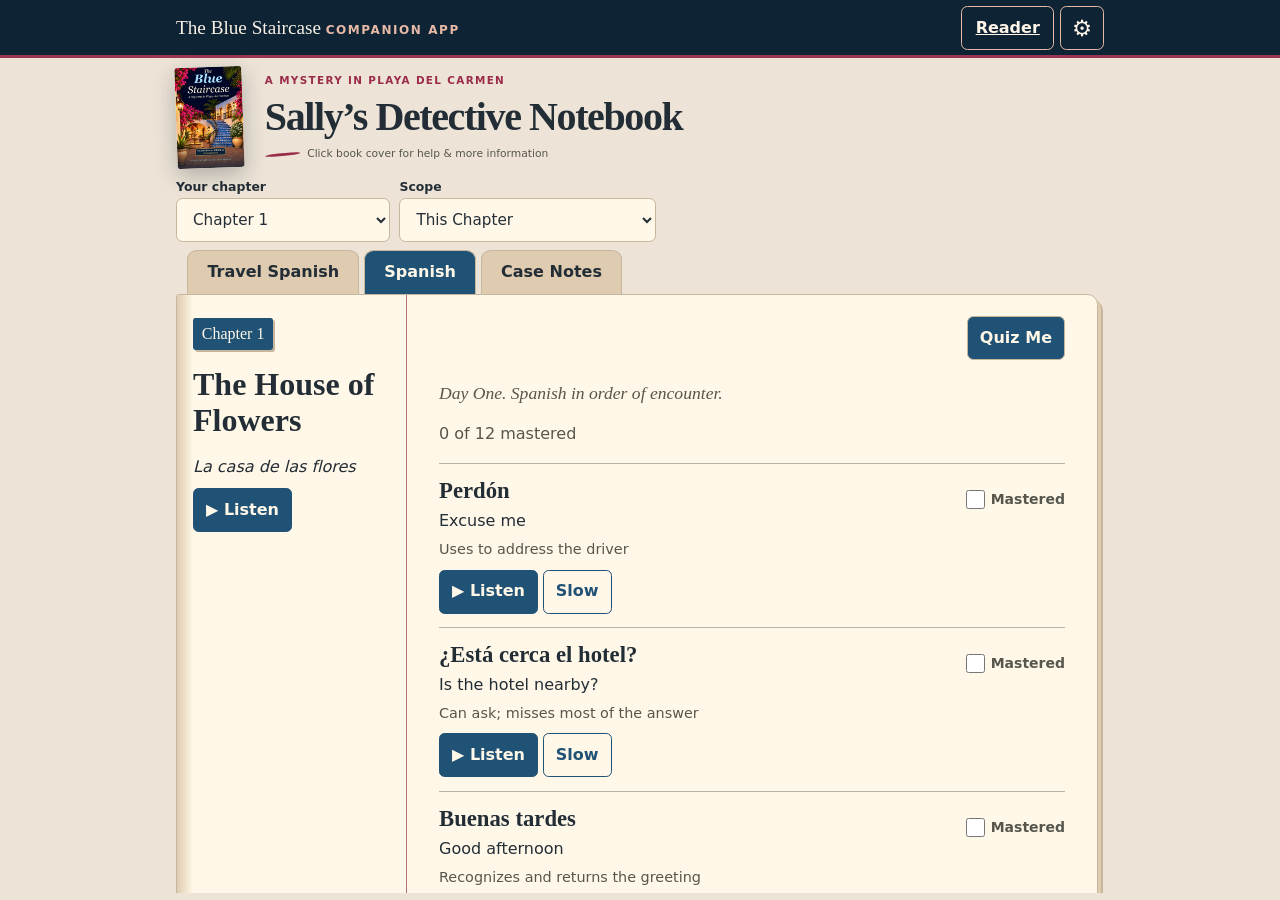
<file: index.html>
<!doctype html>
<html lang="en">
<head>
  <meta charset="utf-8">
  <meta name="viewport" content="width=device-width, initial-scale=1">
  <meta name="theme-color" content="#0e2435">
  <meta name="description" content="Follow Sally’s Detective Notebook, listen to Mexican Spanish, and track vocabulary mastery in The Blue Staircase Companion App.">
  <link rel="manifest" href="app.webmanifest">
  <link rel="icon" href="icon-192.png">
  <meta name="apple-mobile-web-app-title" content="TBS Companion">
  <link rel="apple-touch-icon" sizes="180x180" href="apple-touch-icon.png">
  <link rel="stylesheet" href="style.css">
  <title>The Blue Staircase Companion App</title>
  <script defer src="app.js"></script>
</head>
<body>
  <header class="masthead">
    <div class="shell brand">
      <div>The Blue Staircase <span>Companion App</span></div>
      <div class="header-actions">
        <a class="reader-link" href="reader.html">Reader</a>
        <button id="open-settings" type="button" aria-label="Settings" aria-haspopup="dialog">
          <span aria-hidden="true">⚙︎</span>
        </button>
      </div>
    </div>
  </header>
  <main id="notebook-view" class="shell">
    <section class="intro" aria-labelledby="title">
      <button class="cover-link" id="open-cover" type="button" aria-label="View book covers and help" aria-describedby="cover-help">
        <img src="assets/the-blue-staircase-front-cover.jpg" alt="" width="600" height="900">
      </button>
      <div>
        <p class="eyebrow">A Mystery in Playa del Carmen</p>
        <h1 id="title">Sally’s Detective Notebook</h1>
        <p id="cover-help" class="cover-help">Click book cover for help &amp; more information</p>
      </div>
    </section>
    <section class="notebook-options" aria-label="Notebook display options">
      <div class="chapter-picker">
        <label for="chapter">Your chapter</label>
        <select id="chapter" aria-describedby="selected-chapter-title" disabled></select>
        <p id="selected-chapter-title" class="visually-hidden"></p>
      </div>
      <div class="reference-options">
        <label>Scope
          <select id="scope">
            <option value="chapter">This Chapter</option>
            <option value="through">Through Chapter 1</option>
          </select>
        </label>
      </div>
    </section>
    <div class="notebook-group">
      <nav aria-label="Notebook sections">
        <button id="travelers" type="button" aria-pressed="false">Travel Spanish</button>
        <button id="spanish" type="button" aria-pressed="true">Spanish</button>
        <button id="case" type="button" aria-pressed="false">Case Notes</button>
      </nav>
      <div id="notebook-scroll" class="notebook-scroll" tabindex="0" role="region" aria-label="Notebook tab content">
        <p id="status" role="status">Opening notebook…</p>
        <p id="scope-evidence-note" hidden>Untranslated phrases are grouped at the end.</p>
        <section id="notebook" aria-label="Chapter notebook"></section>
      </div>
    </div>
    <div id="mastery-notice" class="mastery-notice" hidden>
      <div id="mastery-message" role="status"></div>
      <div id="mastery-action"></div>
    </div>
    <noscript>This notebook requires JavaScript.</noscript>
  </main>
  <main id="quiz-view" class="shell quiz-view" hidden>
    <button id="quiz-back" type="button">← Back to Notebook</button>
    <section id="quiz-panel" class="quiz-panel" aria-labelledby="quiz-title"></section>
    <p id="quiz-status" role="status"></p>
  </main>
  <dialog id="cover-viewer" aria-label="The Blue Staircase covers">
    <header class="cover-viewer-bar">
      <h2 id="cover-side" aria-live="polite">Front cover</h2>
      <button id="close-cover" type="button" autofocus>Close</button>
    </header>
    <div class="cover-viewer-image">
      <button id="flip-cover" class="cover-art" type="button" aria-label="Flip to back cover">
        <img id="viewer-cover" src="assets/the-blue-staircase-front-cover.jpg" alt="The Blue Staircase front cover" draggable="false">
        <span aria-hidden="true">Tap to flip</span>
      </button>
    </div>
    <div class="cover-viewer-actions">
      <button id="open-how-to" type="button">How to Use</button>
      <button id="copy-book-link" type="button">Copy Link</button>
      <button id="share-book-link" type="button" hidden>Share</button>
      <a id="book-repository" href="https://github.com/natsteff/the-blue-staircase-companion" target="_blank" rel="noopener">Open Repository</a>
    </div>
    <p id="cover-share-status" role="status"></p>
    <input id="manual-book-link" type="url" aria-label="Book and companion repository link" readonly hidden>
  </dialog>
  <dialog id="settings" class="app-dialog" aria-labelledby="settings-title">
    <header class="cover-viewer-bar">
      <h2 id="settings-title">Settings</h2>
      <button id="close-settings" type="button" autofocus>Close</button>
    </header>
    <div class="display-switches">
      <div>
        <p>Chapter vocabulary order</p>
        <button id="vocabulary-sort" class="display-switch" type="button" role="switch"
          aria-checked="false" aria-label="Sort vocabulary A–Z">
          <span aria-hidden="true">Story Order</span>
          <span aria-hidden="true">A–Z</span>
        </button>
      </div>
      <div>
        <p>Vocabulary display</p>
        <button id="hide-mastered" class="display-switch" type="button" role="switch"
          aria-checked="false" aria-label="Hide mastered vocabulary">
          <span aria-hidden="true">Show All</span>
          <span aria-hidden="true">Hide Mastered</span>
        </button>
      </div>
      <div>
        <p>Case Notes font</p>
        <button id="notes-font" class="display-switch" type="button" role="switch"
          aria-checked="false" aria-label="Use standard font for Case Notes">
          <span aria-hidden="true">Handwritten</span>
          <span aria-hidden="true">Standard Font</span>
        </button>
      </div>
    </div>
    <button id="settings-how-to" type="button">How to Use</button>
    <footer>
      <p class="app-version">Chapters 1–9 · Redevelopment Draft 05<br>TBS Companion App v__APP_VERSION__ · Build __BUILD_REVISION__</p>
    </footer>
  </dialog>
  <dialog id="how-to" class="app-dialog" aria-labelledby="how-to-title">
    <header class="cover-viewer-bar">
      <h2 id="how-to-title">How to Use</h2>
      <button id="close-how-to" type="button" autofocus>Close</button>
    </header>
    <p>Follow Sally’s case notes, listen to the Spanish she encounters, and practice the phrases you’ve mastered.</p>
    <p class="reading-options">Open <a href="reader.html">Reader</a> to read the book in the built-in e-reader. Tap underlined Spanish words and phrases to hear them as you go.
      Or <a href="__EPUB_DOWNLOAD__" download>download the EPUB</a> for Apple Books, Kindle, or another reading app and switch back here for audio and practice.</p>
    <footer>
      <p id="offline" role="status"></p>
      <p class="app-version">Chapters 1–9 · Redevelopment Draft 05<br>TBS Companion App v__APP_VERSION__ · Build __BUILD_REVISION__</p>
    </footer>
  </dialog>
</body>
</html>
</file>
<file: style.css>
:root {
  color-scheme: light dark;
  --ink: #142938;
  --muted: #4c5b64;
  --paper: #f8f4ec;
  --card: #fffcf6;
  --edge: #d9cdbf;
  --accent: #96284a;
  --blue: #184665;
  --navy: #0e2435;
  font-family: system-ui, sans-serif;
}
@media (prefers-color-scheme: dark) {
  :root {
    --ink: #f3e9de;
    --muted: #c6c4c2;
    --paper: #132632;
    --card: #1a303e;
    --edge: #52616b;
    --accent: #ff9db4;
    --blue: #a1d5fb;
  }
}
* { box-sizing: border-box; }
body {
  display: flex;
  flex-direction: column;
  height: 100vh;
  height: 100dvh;
  margin: 0;
  background: var(--paper);
  color: var(--ink);
  line-height: 1.55;
}
.visually-hidden {
  position: absolute;
  width: 1px;
  height: 1px;
  margin: -1px;
  overflow: hidden;
  clip-path: inset(50%);
  white-space: nowrap;
}
.shell { width: min(100% - 2rem, 58rem); margin-inline: auto; }
.masthead { flex: none; padding-top: env(safe-area-inset-top); background: var(--navy); color: #f8f0e4; border-bottom: 3px solid #9b3554; }
/* Keep the controls below iOS's top-edge blur in the installed app. */
@supports (-webkit-touch-callout: none) {
  @media (display-mode: standalone) and (orientation: portrait) and (max-width: 600px) {
    .masthead { padding-top: calc(env(safe-area-inset-top, 0px) + 36px); }
  }
}
.brand { padding-block: .35rem; font: 1.2rem Georgia, serif; display: flex; align-items: center; justify-content: space-between; gap: .6rem; }
.brand span, .eyebrow { font: 700 .75rem system-ui, sans-serif; letter-spacing: .13em; text-transform: uppercase; }
.brand span { color: #e6b8a6; }
.header-actions { display: flex; align-items: center; gap: .35rem; flex: none; }
.reader-link, #open-settings { flex: none; min-height: 44px; display: grid; place-items: center; padding: .35rem .85rem; border: 1px solid #e6b8a6; border-radius: .4rem; color: #fff5e8; font: 650 1rem system-ui, sans-serif; }
.reader-link:focus-visible, #open-settings:focus-visible { outline-color: #fff5e8; }
#open-settings { width: 44px; padding: 0; background: transparent; font-size: 1.4rem; }
#open-settings span { font: inherit; letter-spacing: 0; color: inherit; }


#how-to a { color: var(--blue); }
#notebook-view {
  flex: 1;
  min-height: 0;
  display: flex;
  flex-direction: column;
  padding-bottom: max(.45rem, env(safe-area-inset-bottom));
}
.intro {
  display: grid;
  grid-template-columns: auto minmax(0, 1fr);
  align-items: center;
  gap: clamp(.65rem, 3vw, 1.35rem);
  padding-block: .55rem;
}
.intro img { width: clamp(2.5rem, 11vw, 4.2rem); height: auto; border-radius: .2rem; box-shadow: 0 .45rem 1.4rem #07182145; }
.eyebrow { margin: 0; color: var(--accent); font-size: .65rem; }
h1, h2, h3 { font-family: Georgia, serif; line-height: 1.15; }
h1 { font-size: clamp(1.85rem, 6vw, 3.6rem); margin: .2em 0; letter-spacing: -.035em; }
h2 { font-size: clamp(1.55rem, 4vw, 2.3rem); margin: .5em 0; }
h3 { font-size: 1.3rem; }
.muted, footer { color: var(--muted); }
label { display: block; font-weight: 650; margin-bottom: .25rem; }
select, button, summary { min-height: 44px; font: inherit; color: inherit; }
button, select { background: var(--card); border: 1px solid var(--edge); border-radius: .4rem; padding: .45rem .75rem; }
button, summary, select { cursor: pointer; }
select { max-width: 100%; }
:focus-visible { outline: 3px solid var(--blue); outline-offset: 3px; }
nav { display: flex; gap: .6rem; padding-bottom: .8rem; border-bottom: 1px solid var(--edge); }
nav button { font-weight: 700; }
nav button[aria-pressed="true"] { background: var(--navy); color: #fff5e8; }
#status:empty { display: none; }
#status { color: var(--accent); }
.entries { list-style: none; padding: 0; display: grid; gap: .6rem; }
.entry, .case-notes { background: var(--card); border: 1px solid var(--edge); border-radius: .55rem; padding: .85rem 1rem; }
.entry { display: grid; grid-template-columns: 1fr auto; gap: .6rem 1rem; align-items: center; }
.entry strong { font: 700 1.25rem Georgia, serif; }
.entry p { margin: .2rem 0; }
.entry small { font-size: .9rem; color: var(--muted); }
.mastered strong { text-decoration: line-through var(--accent) 2px; }
.practicing strong { text-decoration: underline dotted var(--accent); text-underline-offset: .2em; }
.controls { display: flex; flex-wrap: wrap; gap: .55rem; align-items: center; }
.audio { color: var(--blue); font-weight: 650; }
.case-notes { margin-top: 1rem; }
blockquote { margin-inline: 0; border-inline-start: 3px solid var(--accent); padding-left: 1rem; }
footer { border-top: 1px solid var(--edge); margin-top: 1rem; padding-top: .65rem; }
.cover-link { display: block; border-radius: .2rem; }
.cover-link img { display: block; }
#title { font-size: clamp(1.35rem, 5.5vw, 2.5rem); }
.notebook-options {
  display: grid;
  grid-template-columns: minmax(0, 1fr) minmax(0, 1.2fr);
  gap: .4rem .6rem;
  width: min(100%, 30rem);
  margin-bottom: .5rem;
}
.notebook-options label { margin: 0; font-size: .78rem; }
.notebook-options select { display: block; width: 100%; margin-top: .15rem; font-size: .95rem; font-weight: 500; }
.notebook-group { display: flex; flex-direction: column; flex: 1; min-height: 0; }
.notebook-group nav { flex: none; }
.notebook-scroll {
  flex: 1;
  min-height: 0;
  overflow: auto;
  overscroll-behavior-y: contain;
  padding: 0 6px 6px 0;
}
.notebook-scroll:focus-visible { outline-offset: -3px; }
#scope-evidence-note[hidden] + #notebook { min-height: 100%; }
.entry[hidden] { display: none; }
.app-version { margin: 1rem 0 0; font-size: .8125rem; text-align: center; }
summary { padding-block: .65rem; font-weight: 650; }
@media (max-width: 540px) {
  .entry { grid-template-columns: 1fr; }
}

/* Field notebook */
:root {
  --ink: #232d36;
  --muted: #56564d;
  --paper: #ede4d7;
  --card: #fff7e7;
  --edge: #c7b69e;
  --accent: #9b2c49;
  --blue: #205275;
  --rule: #b7b5a7;
  --binding: #dfcbb0;
  --margin-rule: #b66f7c;
  font-family: "Avenir Next", "Trebuchet MS", system-ui, sans-serif;
}
@media (prefers-color-scheme: dark) {
  :root {
    --ink: #f5e8d1;
    --muted: #c5bdac;
    --paper: #11232f;
    --card: #203644;
    --edge: #67717a;
    --accent: #ff9cb4;
    --blue: #aad9ff;
    --rule: #637780;
    --binding: #182b39;
    --margin-rule: #bb7586;
  }
}
h1, h2, h3, .entry strong { font-family: "Baskerville", "Palatino Linotype", Georgia, serif; }
h1 { font-weight: 650; }
.brand { font-family: "Baskerville", Georgia, serif; }
.eyebrow { font-family: "Avenir Next", system-ui, sans-serif; }
.intro img { transform: rotate(-2deg); }
.cover-help {
  display: flex;
  align-items: center;
  gap: .45rem;
  margin: .2rem 0 0;
  color: var(--muted);
  font-size: .67rem;
  line-height: 1.2;
}
.cover-help::before {
  content: "";
  flex: 0 0 clamp(.85rem, 4vw, 2.2rem);
  height: 3px;
  background: var(--accent);
  border-radius: 80% 30% 65% 25%;
  transform: rotate(-4deg);
}
nav { gap: .3rem; padding: 0 0 0 .7rem; border: 0; }
nav button {
  border-radius: .6rem .6rem 0 0;
  border-bottom: 0;
  padding-inline: 1.2rem;
  background: var(--binding);
}
nav button[aria-pressed="true"] { background: #205275; color: #fff7e7; }
#notebook {
  display: grid;
  grid-template-columns: minmax(9rem, 1fr) minmax(0, 3fr);
  background: var(--card);
  border: 1px solid var(--edge);
  border-radius: .18rem .65rem .65rem .18rem;
  box-shadow: 3px 4px 0 var(--binding), 5px 6px 0 var(--edge);
  overflow: hidden;
}
#notebook.case-page {
  color-scheme: light;
  --ink: #232d36;
  --muted: #56564d;
  --card: #fff7e7;
  --edge: #c7b69e;
  --accent: #9b2c49;
  --blue: #205275;
  --rule: #b7b5a7;
  --binding: #dfcbb0;
  --margin-rule: #b66f7c;
  color: var(--ink);
}
.chapter-margin {
  padding: 1.45rem 1rem;
  border-inline-end: 1px solid var(--margin-rule);
  background: linear-gradient(90deg, var(--binding), transparent 1rem);
}
.chapter-number {
  display: inline-block;
  margin: 0;
  border-radius: .15rem;
  padding: .2rem .55rem;
  background: #205275;
  color: #fff7e7;
  font-family: Georgia, serif;
  box-shadow: 2px 2px 0 var(--edge);
}
.chapter-margin h2 { font-size: clamp(1.5rem, 3.1vw, 2rem); overflow-wrap: break-word; }
.chapter-page {
  padding: 1.3rem clamp(.85rem, 3vw, 2rem);
}
.chapter-intro {
  margin: 0;
  color: var(--muted);
  font: italic 1.1rem/1.45 "Baskerville", Georgia, serif;
}
.entries { gap: 0; margin: .7rem 0 0; }
.entry {
  display: grid;
  grid-template-columns: minmax(0, 1fr) auto;
  gap: .15rem .7rem;
  border: 0;
  border-top: 1px solid var(--rule);
  border-radius: 0;
  padding: .85rem 0;
  background: transparent;
  align-items: start;
}
.entry strong { font-size: 1.42rem; }
.entry-audio { grid-column: 1 / -1; margin-top: .35rem; }
.mastery {
  display: flex;
  align-items: center;
  justify-content: flex-start;
  min-height: 44px;
  gap: .35rem;
  margin: 0;
  color: var(--muted);
  cursor: pointer;
  font-size: .875rem;
}
.mastery input { inline-size: 1.2rem; block-size: 1.2rem; margin: 0; accent-color: var(--accent); }
.mastered .mastery { color: var(--accent); }
.mastered strong { text-decoration: none; }
.playback { display: inline-flex; flex-wrap: wrap; gap: .3rem; }
.audio {
  background: #205275;
  color: #fff7e7;
  border-color: #205275;
  border-radius: .35rem;
}
.audio.slow { background: transparent; color: var(--blue); border-color: var(--blue); }
.display-switches { display: grid; gap: .75rem; margin-block: .85rem; }
.display-switches p { margin: 0 0 .25rem; font-weight: 650; font-size: .9rem; }
.display-switch {
  position: relative;
  isolation: isolate;
  display: inline-grid;
  grid-template-columns: repeat(2, minmax(0, 1fr));
  align-items: center;
  min-width: 0;
  width: 100%;
  padding: .22rem;
  border-radius: 999px;
  background: var(--binding);
  font-size: clamp(.72rem, 3.2vw, .825rem);
  line-height: 1.15;
}
.display-switch::before {
  content: "";
  position: absolute;
  z-index: -1;
  inset: .22rem auto .22rem .22rem;
  width: calc(50% - .22rem);
  border-radius: inherit;
  background: #205275;
  transition: transform .18s ease;
}
.display-switch[aria-checked="true"]::before { transform: translateX(100%); }
.display-switch span { padding: .15rem .1rem; text-align: center; }
.display-switch[aria-checked="false"] span:first-child,
.display-switch[aria-checked="true"] span:last-child { color: #fff7e7; }
@media (prefers-reduced-motion: reduce) {
  .display-switch::before { transition: none; }
}
.evidence-audio { margin-top: 1.5rem; }
.evidence-audio h3 {
  margin: 0;
  padding: .6rem .75rem;
  background: var(--binding);
  border-inline-start: 3px solid var(--accent);
  border-radius: .2rem;
  color: var(--ink);
}
.evidence-audio .entries { margin-top: 0; }
.evidence-audio .entry { padding-inline: .75rem; }

/* Sally's handwritten case pages */
.case-notes {
  --line-height: 2rem;
  --rule-offset: 0.32rem;
  --gutter: clamp(1.25rem, 4vw, 2.4rem);
  --ruling: color-mix(in srgb, var(--blue) 25%, transparent);
  padding: 0 .6rem var(--line-height) var(--gutter);
  border: 0;
  border-radius: .15rem;
  background:
    linear-gradient(var(--margin-rule), var(--margin-rule))
      calc(var(--gutter) - .65rem) 0 / 1px 100% no-repeat,
    repeating-linear-gradient(to bottom,
      transparent 0 calc(var(--line-height) - var(--rule-offset) - 1px),
      var(--ruling) calc(var(--line-height) - var(--rule-offset) - 1px)
        calc(var(--line-height) - var(--rule-offset)),
      transparent calc(var(--line-height) - var(--rule-offset)) var(--line-height));
  font: 1.22rem/var(--line-height) "Bradley Hand", "Segoe Print", "Chalkboard SE", cursive;
  overflow-wrap: anywhere;
}
.standard-notes .case-notes {
  font-family: "Avenir Next", "Trebuchet MS", system-ui, sans-serif;
  font-size: 1rem;
}
.case-notes > :is(p, ol, ul, blockquote) { margin: 0 0 var(--line-height); }
.case-notes ol, .case-notes ul { padding-inline-start: 1.35em; }
.case-notes h3 {
  margin: 0;
  color: var(--blue);
  font: inherit;
  font-weight: 700;
  text-decoration: underline;
  text-decoration-color: var(--margin-rule);
  text-underline-offset: .25em;
}
.case-notes .evidence {
  background: var(--binding);
  /* A full line of vertical padding keeps the text below the slip on the grid. */
  padding: calc(var(--line-height) / 2) .85rem;
  border-inline-start: 3px solid var(--accent);
  border-radius: 0 .2rem .2rem 0;
  box-shadow: 1px 2px 0 var(--edge);
}
.case-notes blockquote p { margin: 0; }
@media (max-width: 620px) {
  #notebook { grid-template-columns: minmax(0, 1fr); }
  .chapter-margin {
    padding: .9rem 1rem .7rem;
    border-inline-end: 0;
    border-bottom: 1px solid var(--margin-rule);
    background: none;
  }
  .chapter-margin h2 { margin-bottom: 0; }
}

#scope-evidence-note { margin: .2rem 0 .4rem; color: var(--muted); font-size: .8rem; }
[hidden] { display: none !important; }
#notebook.travelers-page { grid-template-columns: minmax(0, 1fr); }
.traveler-grammar { margin: .7rem 0; }
.vocabulary-group-heading {
  margin: 1.5rem 0 .5rem;
  padding-block-start: .65rem;
  border-block-start: 3px solid var(--accent);
  color: var(--accent);
}
.entry-chapters { color: var(--muted); font-size: .875rem; }
@media (max-width: 540px) {
  .brand { line-height: 1.08; }
  .brand .reader-link { padding-inline: .6rem; }
  .brand > div > span { display: block; margin-top: .2rem; font-size: .62rem; }
  nav {
    display: grid;
    grid-template-columns: repeat(3, minmax(0, 1fr));
    padding-inline-start: 0;
  }
  nav button {
    min-height: 44px;
    padding-inline: .25rem;
    font-size: .9rem;
    line-height: 1.2;
    overflow-wrap: anywhere;
  }
}

.mastery-notice {
  position: fixed;
  z-index: 10;
  inset-inline: 0;
  bottom: calc(.75rem + env(safe-area-inset-bottom));
  width: min(100% - 1.5rem, 30rem);
  margin-inline: auto;
  display: flex;
  align-items: center;
  justify-content: space-between;
  gap: .75rem;
  padding: .75rem;
  background: #ffe2a3;
  color: #382712;
  border: 1px solid #c49540;
  border-radius: .6rem;
  box-shadow: 0 .3rem 1rem #0004;
  line-height: 1.35;
  overflow-wrap: anywhere;
}
#mastery-message span { display: block; margin-top: .2rem; }
#mastery-message { min-width: 0; }
#mastery-action { flex: 0 0 auto; }
#mastery-action button {
  min-height: 44px;
  white-space: nowrap;
  background: #382712;
  border-color: #382712;
  color: #ffe2a3;
  font-weight: 700;
}
@media (prefers-reduced-motion: no-preference) {
  .mastery-notice { animation: mastery-notice-in .18s ease-out; }
  @keyframes mastery-notice-in {
    from { opacity: 0; transform: translateY(.25rem); }
  }
}

.quiz-launch { display: flex; align-items: start; gap: .75rem; margin-block: 0 1rem; }
.quiz-launch h2 { margin: 0; }
.quiz-launch button { margin-inline-start: auto; flex: none; white-space: nowrap; }
#notebook.spanish-page > .quiz-launch {
  grid-column: 2;
  grid-row: 1;
  margin: 0;
  padding: 1.3rem clamp(.85rem, 3vw, 2rem) 0;
}
#notebook.spanish-page > .chapter-margin { grid-column: 1; grid-row: 1 / span 2; }
#notebook.spanish-page > .chapter-page { grid-column: 2; grid-row: 2; }
@media (max-width: 620px) {
  #notebook.spanish-page > .quiz-launch,
  #notebook.spanish-page > .chapter-margin { grid-column: 1; grid-row: 1; }
  #notebook.spanish-page > .quiz-launch {
    justify-self: end;
    align-self: start;
    z-index: 1;
    padding: .9rem 1rem 0 0;
  }
  #notebook.spanish-page .chapter-number { margin-inline-end: 7rem; }
  #notebook.spanish-page > .chapter-page { grid-column: 1; }
}
.quiz-setting { display: grid; gap: .35rem; margin-block: 1rem; }
#quiz-me { background: #205275; color: #fff7e7; font-weight: 700; }
.quiz-view { flex: 1; min-height: 0; max-width: 38rem; overflow: auto; padding-block: 1rem 2rem; }
.quiz-panel {
  margin-top: 1rem;
  padding: clamp(1rem, 4vw, 2rem);
  background: var(--card);
  border: 1px solid var(--edge);
  border-radius: .65rem;
}
.quiz-panel h1 { margin: 0 0 .75rem; font-size: clamp(1.6rem, 5vw, 2.25rem); }
.quiz-prompt { font-size: 1.25rem; font-weight: 700; }
.quiz-choices, .quiz-form { display: grid; gap: .65rem; }
.quiz-panel button, #quiz-back, #quiz-me { min-height: 44px; }
.quiz-panel button { margin-block-end: .35rem; }
.quiz-form input {
  width: 100%;
  min-height: 44px;
  padding: .5rem .65rem;
  font: inherit;
  color: var(--ink);
  background: var(--paper);
  border: 1px solid var(--edge);
  border-radius: .4rem;
}
.quiz-help { margin-top: 1rem; }
.quiz-confirmation button, .quiz-missed button { margin-inline-end: .4rem; }
.quiz-missed li { margin-bottom: .5rem; }
.quiz-missed span { display: block; }

button.cover-link { padding: 0; border: 0; background: none; }
html:has(#cover-viewer[open]), body:has(#cover-viewer[open]) {
  overflow: hidden;
  overscroll-behavior: none;
}
#cover-viewer {
  position: fixed;
  inset: 0;
  box-sizing: border-box;
  max-width: none;
  max-height: none;
  width: 100%;
  height: 100%;
  height: 100dvh;
  margin: 0;
  border: 0;
  overscroll-behavior: contain;
  padding: max(.75rem, env(safe-area-inset-top)) max(.75rem, env(safe-area-inset-right))
    max(.75rem, env(safe-area-inset-bottom)) max(.75rem, env(safe-area-inset-left));
  color: var(--ink);
  background: var(--paper);
}
#cover-viewer[open] { display: grid; grid-template-rows: auto minmax(0, 1fr) auto auto auto; gap: .5rem; }
.cover-viewer-bar, .cover-viewer-actions { display: flex; align-items: center; gap: .5rem; }
.cover-viewer-bar { justify-content: space-between; }
.cover-viewer-bar h2, #cover-share-status { margin: 0; }
#cover-share-status:empty { display: none; }
.cover-viewer-image {
  container-type: size;
  display: grid;
  place-items: center;
  min-height: 0;
}
.cover-art {
  position: relative;
  display: block;
  height: min(100cqh, 150cqw);
  min-height: 0;
  aspect-ratio: 2 / 3;
  padding: 0;
  border: 0;
  background: none;
  touch-action: pan-y pinch-zoom;
}
.cover-art img { display: block; width: 100%; height: 100%; object-fit: contain; user-select: none; }
.cover-art span {
  position: absolute;
  inset: auto 0 0;
  padding: .15rem;
  background: #0e2435d9;
  color: #fff7e7;
  font-size: .75rem;
  user-select: none;
}
.cover-viewer-actions { justify-content: center; flex-wrap: wrap; }
.cover-viewer-actions a, .cover-viewer-actions button, #close-cover {
  display: inline-grid;
  place-items: center;
  min-height: 44px;
}
.cover-viewer-actions a { padding-inline: .65rem; color: var(--blue); }
#copy-book-link { background: #205275; color: #fff7e7; font-weight: 700; }
#manual-book-link { width: min(100%, 34rem); justify-self: center; font: inherit; }

.app-dialog {
  width: min(100% - 2rem, 32rem);
  max-height: calc(100dvh - 2rem);
  padding: 1rem;
  border: 1px solid var(--edge);
  border-radius: .65rem;
  background: var(--card);
  color: var(--ink);
}
.app-dialog::backdrop { background: #07182799; }
.app-dialog footer p { margin-block: .35rem; }

@media (max-height: 480px) {
  .intro { padding-block: .35rem; }
  .intro img { width: 2.25rem; }
  #title { font-size: clamp(1.25rem, 4vw, 1.75rem); }
}

.chapter-title-audio {
  display: flex;
  flex-wrap: wrap;
  align-items: center;
  gap: .5rem;
  margin-top: .3rem;
}
</file>
